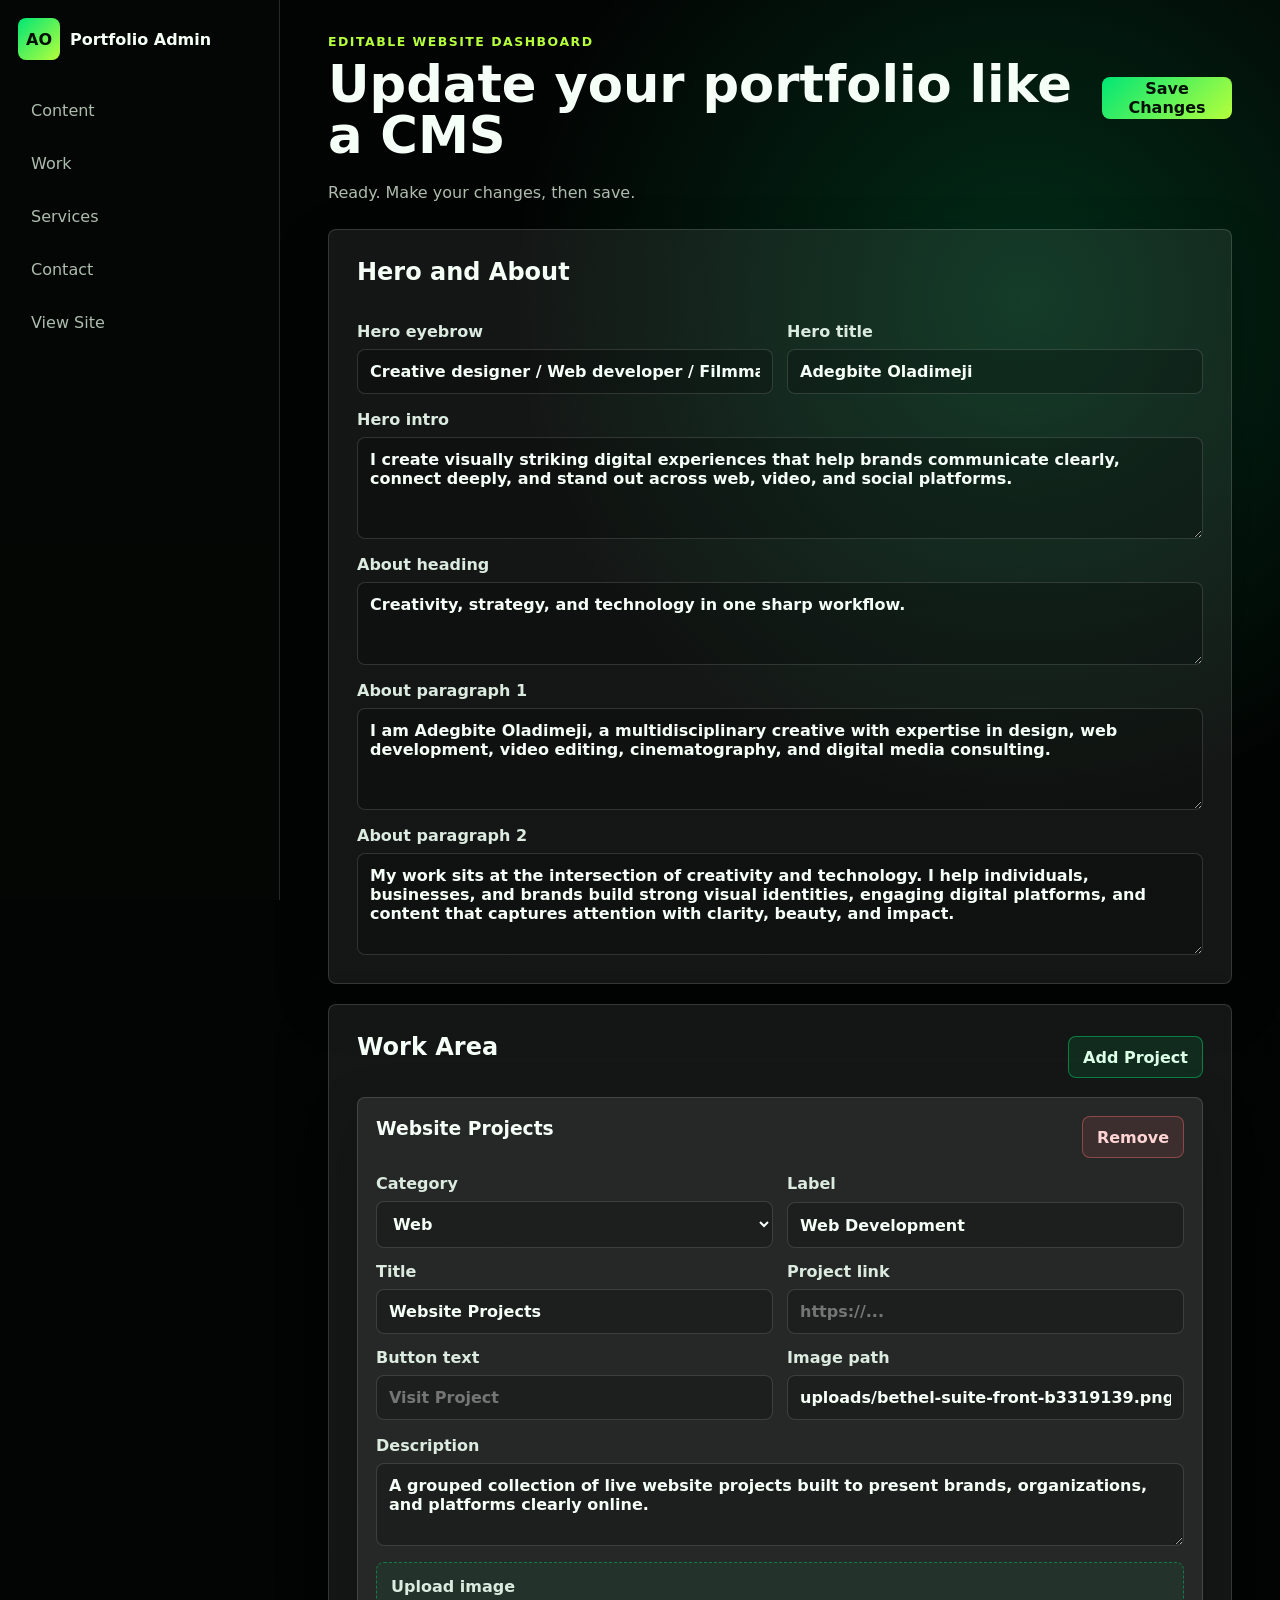
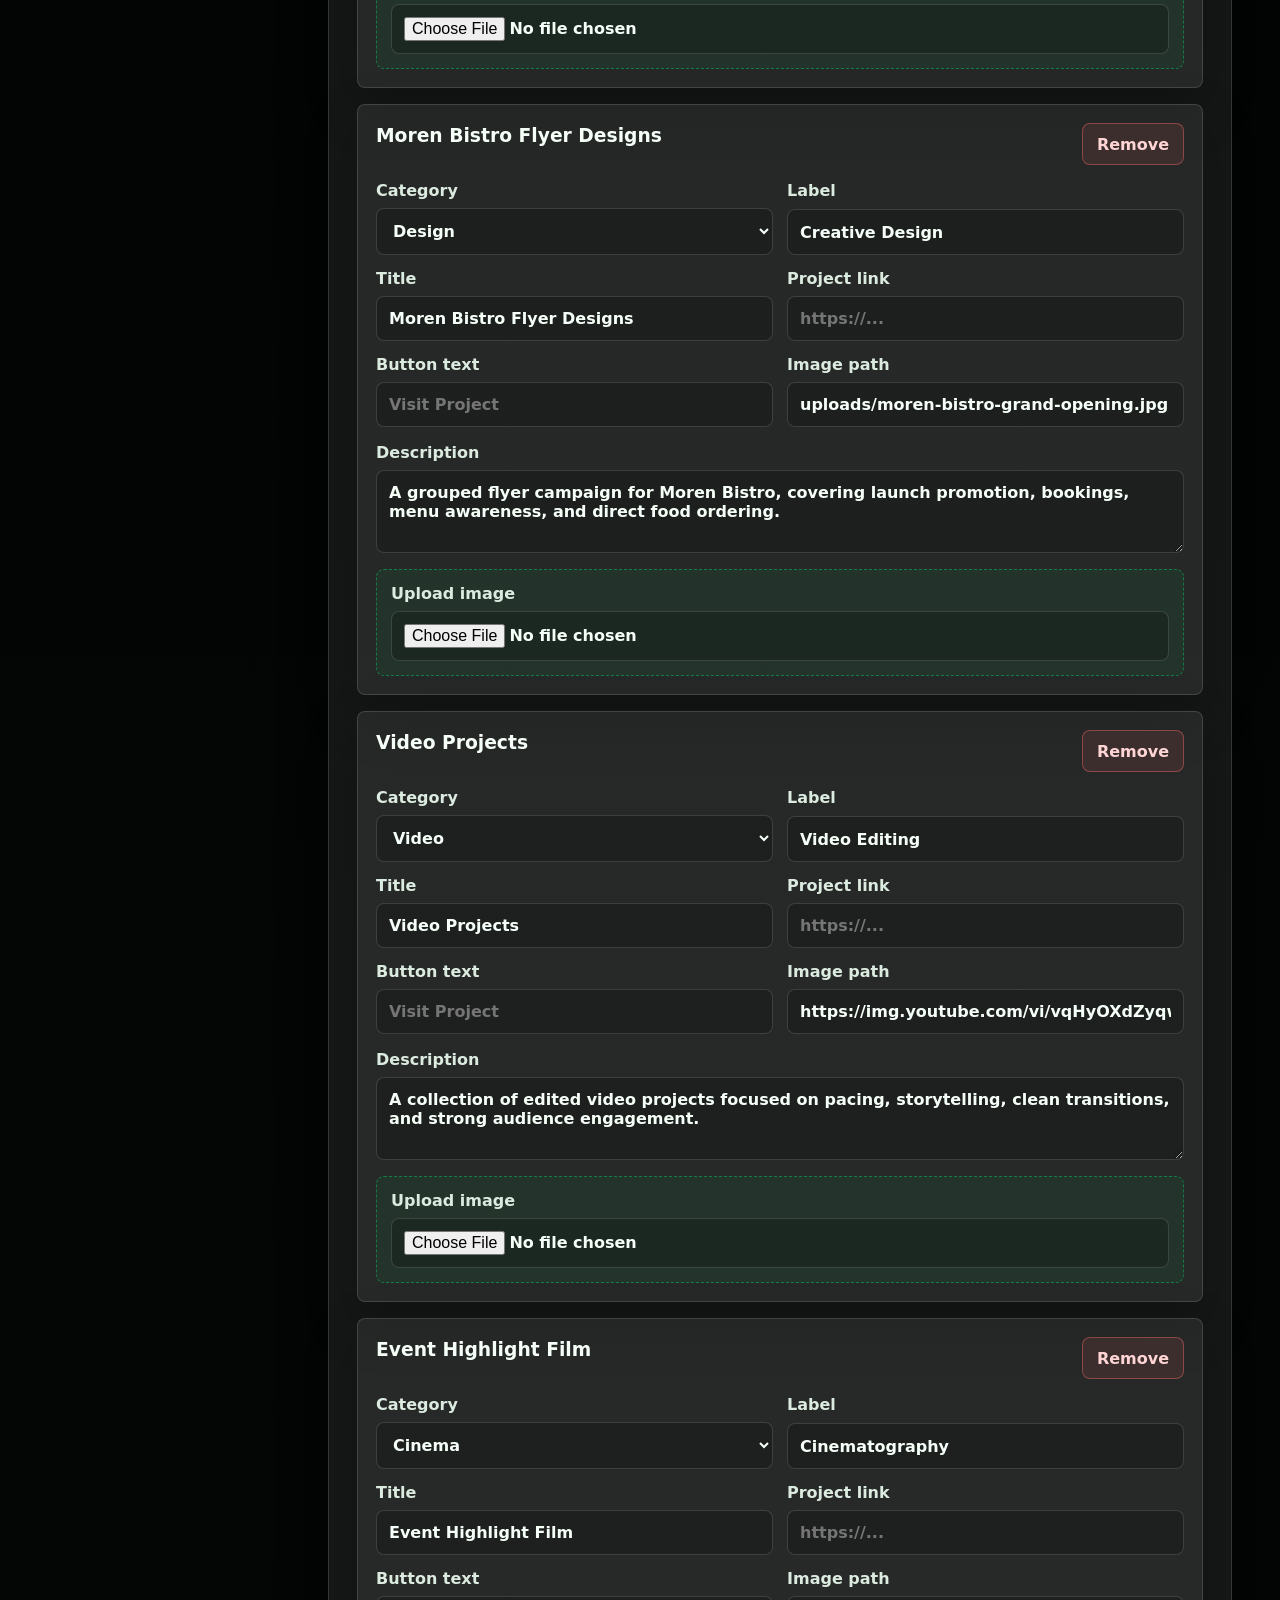
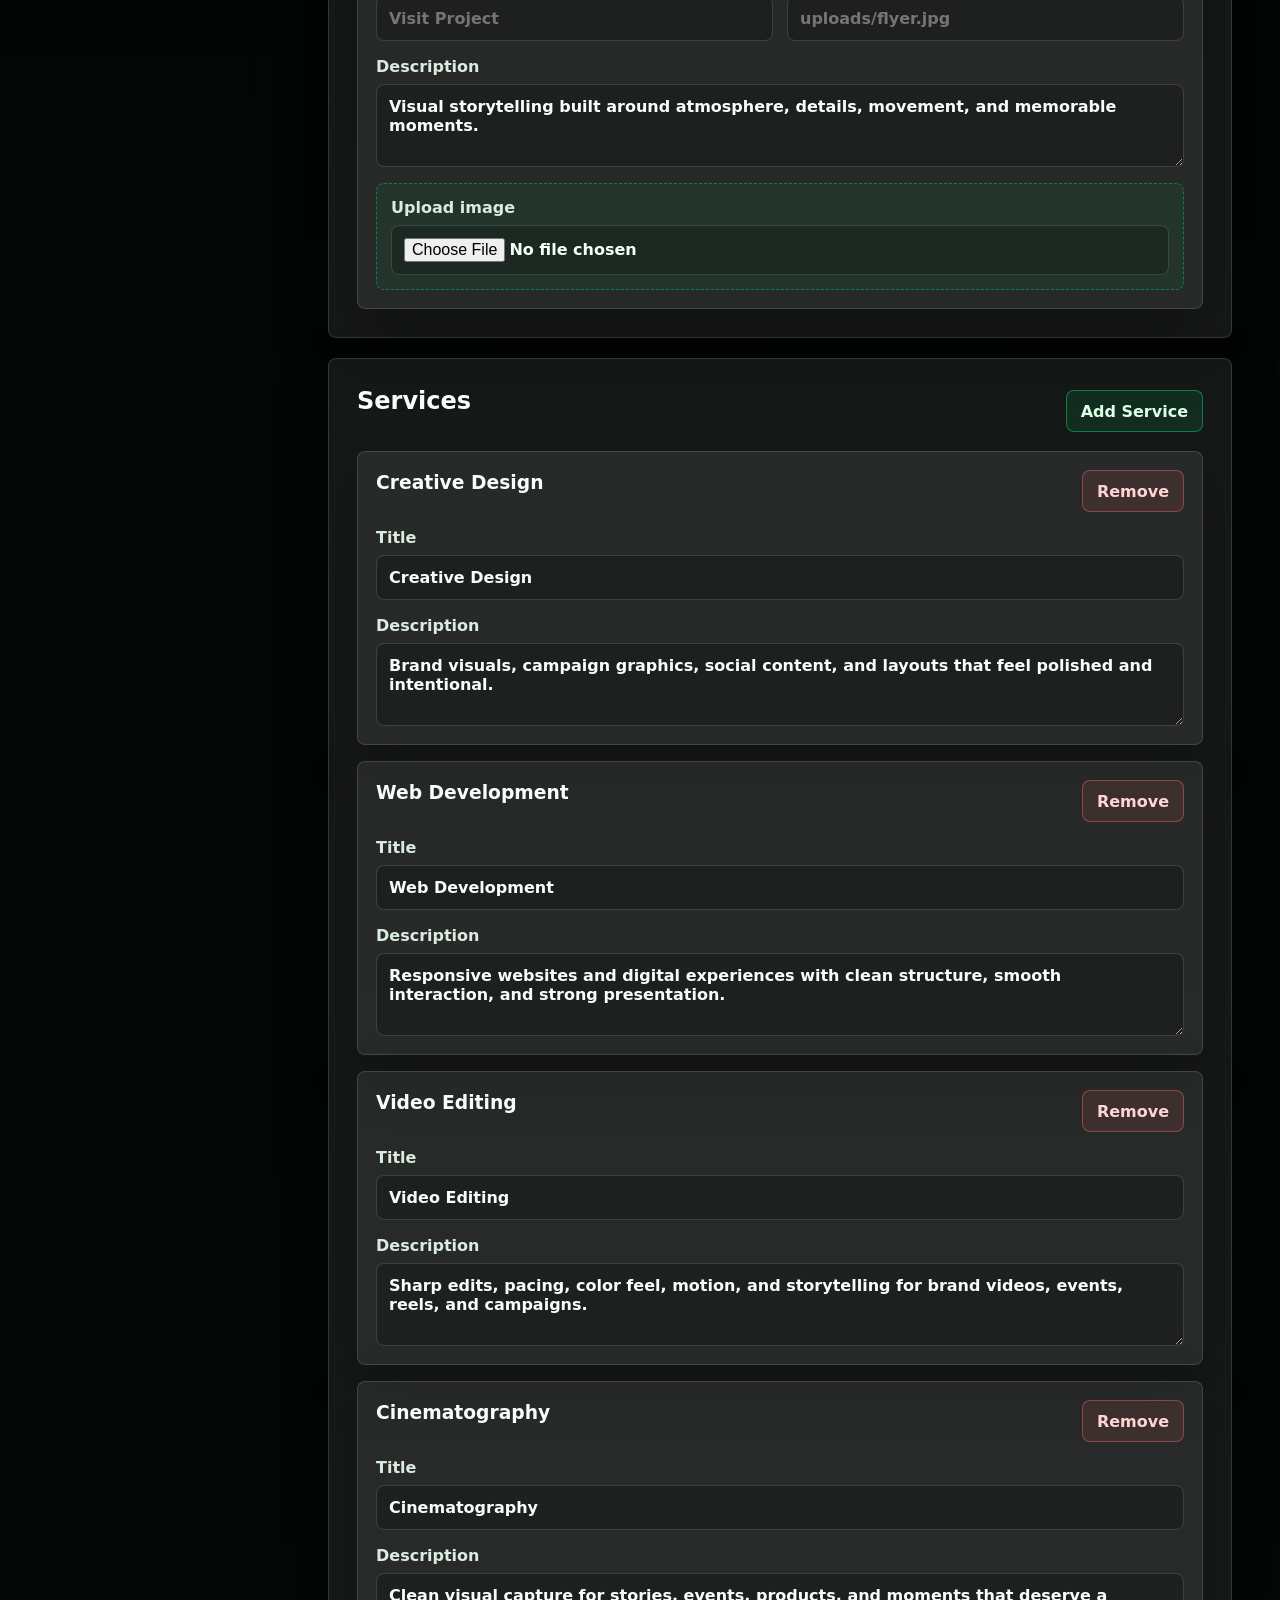
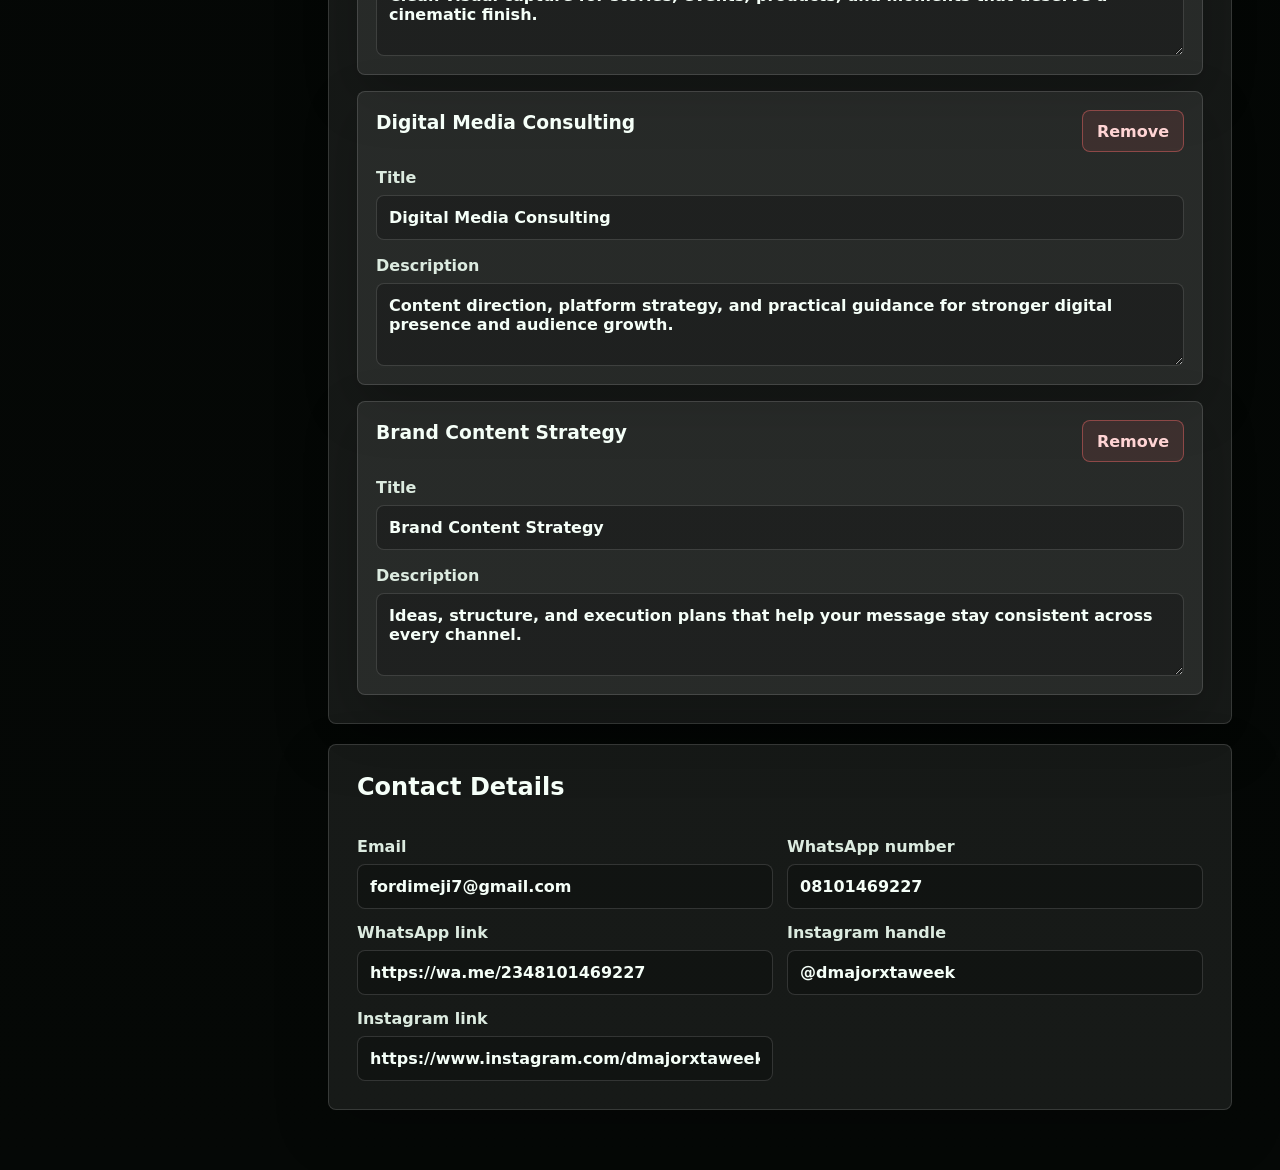
<file: adegbite-portfolio-website/admin.html>
<!doctype html>
<html lang="en">
  <head>
    <meta charset="UTF-8" />
    <meta name="viewport" content="width=device-width, initial-scale=1.0" />
    <title>Portfolio Admin | Adegbite Oladimeji</title>
    <link rel="stylesheet" href="admin.css" />
  </head>
  <body>
    <main class="admin-shell">
      <aside class="admin-sidebar">
        <a class="admin-brand" href="index.html">
          <span>AO</span>
          <strong>Portfolio Admin</strong>
        </a>
        <nav>
          <a href="#content">Content</a>
          <a href="#projects">Work</a>
          <a href="#services">Services</a>
          <a href="#contact">Contact</a>
          <a href="index.html">View Site</a>
        </nav>
      </aside>

      <section class="admin-main">
        <header class="admin-top">
          <div>
            <p class="eyebrow">Editable website dashboard</p>
            <h1>Update your portfolio like a CMS</h1>
          </div>
          <button class="save-button" type="button" data-save>Save Changes</button>
        </header>

        <p class="status" data-status>Loading website content...</p>

        <section class="panel" id="content">
          <h2>Hero and About</h2>
          <div class="field-grid">
            <label>
              Hero eyebrow
              <input data-path="hero.eyebrow" />
            </label>
            <label>
              Hero title
              <input data-path="hero.title" />
            </label>
          </div>
          <label>
            Hero intro
            <textarea rows="4" data-path="hero.lead"></textarea>
          </label>
          <label>
            About heading
            <textarea rows="3" data-path="about.heading"></textarea>
          </label>
          <label>
            About paragraph 1
            <textarea rows="4" data-path="about.paragraphs.0"></textarea>
          </label>
          <label>
            About paragraph 2
            <textarea rows="4" data-path="about.paragraphs.1"></textarea>
          </label>
        </section>

        <section class="panel" id="projects">
          <div class="panel-heading">
            <h2>Work Area</h2>
            <button class="ghost-button" type="button" data-add-project>Add Project</button>
          </div>
          <div class="project-list" data-projects></div>
        </section>

        <section class="panel" id="services">
          <div class="panel-heading">
            <h2>Services</h2>
            <button class="ghost-button" type="button" data-add-service>Add Service</button>
          </div>
          <div class="service-list" data-services></div>
        </section>

        <section class="panel" id="contact">
          <h2>Contact Details</h2>
          <div class="field-grid">
            <label>
              Email
              <input data-path="site.email" />
            </label>
            <label>
              WhatsApp number
              <input data-path="site.whatsapp" />
            </label>
            <label>
              WhatsApp link
              <input data-path="site.whatsappUrl" />
            </label>
            <label>
              Instagram handle
              <input data-path="site.instagram" />
            </label>
            <label>
              Instagram link
              <input data-path="site.instagramUrl" />
            </label>
          </div>
        </section>
      </section>
    </main>

    <template data-project-template>
      <article class="edit-card">
        <div class="edit-card-top">
          <h3>Project</h3>
          <button class="danger-button" type="button" data-remove-project>Remove</button>
        </div>
        <div class="field-grid">
          <label>
            Category
            <select data-field="category">
              <option value="web">Web</option>
              <option value="design">Design</option>
              <option value="video">Video</option>
              <option value="cinema">Cinema</option>
            </select>
          </label>
          <label>
            Label
            <input data-field="label" />
          </label>
          <label>
            Title
            <input data-field="title" />
          </label>
          <label>
            Project link
            <input data-field="link" placeholder="https://..." />
          </label>
          <label>
            Button text
            <input data-field="button" placeholder="Visit Project" />
          </label>
          <label>
            Image path
            <input data-field="image" placeholder="uploads/flyer.jpg" />
          </label>
        </div>
        <label>
          Description
          <textarea rows="3" data-field="description"></textarea>
        </label>
        <label class="upload-box">
          Upload image
          <input type="file" accept="image/*" data-upload-project />
        </label>
      </article>
    </template>

    <template data-service-template>
      <article class="edit-card">
        <div class="edit-card-top">
          <h3>Service</h3>
          <button class="danger-button" type="button" data-remove-service>Remove</button>
        </div>
        <label>
          Title
          <input data-field="title" />
        </label>
        <label>
          Description
          <textarea rows="3" data-field="description"></textarea>
        </label>
      </article>
    </template>

    <script src="admin.js"></script>
  </body>
</html>
</file>
<file: adegbite-portfolio-website/admin.css>
:root {
  --bg: #050806;
  --panel: rgba(255, 255, 255, 0.075);
  --panel-strong: rgba(255, 255, 255, 0.12);
  --text: #f5fff8;
  --muted: #aebcaf;
  --line: rgba(255, 255, 255, 0.14);
  --green: #00e676;
  --lime: #b6ff3b;
  --danger: #ff6b6b;
  --radius: 8px;
  font-family:
    Inter, ui-sans-serif, system-ui, -apple-system, BlinkMacSystemFont, "Segoe UI", sans-serif;
}

* {
  box-sizing: border-box;
}

body {
  margin: 0;
  min-width: 320px;
  background:
    radial-gradient(circle at 80% 5%, rgba(0, 230, 118, 0.18), transparent 32rem),
    linear-gradient(180deg, #020403, var(--bg));
  color: var(--text);
}

button,
input,
textarea,
select {
  font: inherit;
}

a {
  color: inherit;
  text-decoration: none;
}

.admin-shell {
  display: grid;
  min-height: 100svh;
  grid-template-columns: 280px minmax(0, 1fr);
}

.admin-sidebar {
  position: sticky;
  top: 0;
  height: 100svh;
  border-right: 1px solid var(--line);
  background: rgba(5, 8, 6, 0.78);
  padding: 18px;
}

.admin-brand {
  display: flex;
  align-items: center;
  gap: 10px;
  margin-bottom: 28px;
}

.admin-brand span {
  display: grid;
  width: 42px;
  height: 42px;
  place-items: center;
  border-radius: var(--radius);
  background: linear-gradient(135deg, var(--green), var(--lime));
  color: #041007;
  font-weight: 900;
}

.admin-sidebar nav {
  display: grid;
  gap: 8px;
}

.admin-sidebar nav a {
  border: 1px solid transparent;
  border-radius: var(--radius);
  color: var(--muted);
  padding: 12px;
}

.admin-sidebar nav a:hover {
  border-color: var(--line);
  color: var(--text);
  background: rgba(255, 255, 255, 0.06);
}

.admin-main {
  width: min(1120px, 100%);
  padding: 34px clamp(18px, 4vw, 48px) 60px;
}

.admin-top,
.panel-heading,
.edit-card-top {
  display: flex;
  align-items: center;
  justify-content: space-between;
  gap: 16px;
}

.eyebrow {
  margin: 0 0 10px;
  color: var(--lime);
  font-size: 0.78rem;
  font-weight: 800;
  letter-spacing: 0.12em;
  text-transform: uppercase;
}

h1,
h2,
h3,
p {
  margin-top: 0;
}

h1 {
  margin-bottom: 0;
  font-size: clamp(2rem, 4vw, 4rem);
  line-height: 1;
}

h2 {
  margin-bottom: 20px;
}

.status {
  min-height: 24px;
  margin: 22px 0;
  color: var(--muted);
}

.panel,
.edit-card {
  border: 1px solid var(--line);
  border-radius: var(--radius);
  background: var(--panel);
  box-shadow: 0 20px 54px rgba(0, 0, 0, 0.22);
}

.panel {
  display: grid;
  gap: 16px;
  margin-top: 20px;
  padding: clamp(18px, 3vw, 28px);
}

.project-list,
.service-list {
  display: grid;
  gap: 16px;
}

.edit-card {
  display: grid;
  gap: 16px;
  padding: 18px;
}

.field-grid {
  display: grid;
  gap: 14px;
  grid-template-columns: repeat(2, minmax(0, 1fr));
}

label {
  display: grid;
  gap: 8px;
  color: #dcebe0;
  font-weight: 700;
}

input,
textarea,
select {
  width: 100%;
  border: 1px solid var(--line);
  border-radius: var(--radius);
  background: rgba(0, 0, 0, 0.22);
  color: var(--text);
  outline: none;
  padding: 12px;
}

input:focus,
textarea:focus,
select:focus {
  border-color: rgba(0, 230, 118, 0.7);
}

.save-button,
.ghost-button,
.danger-button {
  min-height: 42px;
  border-radius: var(--radius);
  cursor: pointer;
  font-weight: 800;
  padding: 0 14px;
}

.save-button {
  border: 0;
  background: linear-gradient(135deg, var(--green), var(--lime));
  color: #041007;
}

.ghost-button {
  border: 1px solid rgba(0, 230, 118, 0.45);
  background: rgba(0, 230, 118, 0.1);
  color: #dcffe7;
}

.danger-button {
  border: 1px solid rgba(255, 107, 107, 0.42);
  background: rgba(255, 107, 107, 0.1);
  color: #ffd4d4;
}

.upload-box {
  border: 1px dashed rgba(0, 230, 118, 0.4);
  border-radius: var(--radius);
  background: rgba(0, 230, 118, 0.06);
  padding: 14px;
}

@media (max-width: 840px) {
  .admin-shell {
    grid-template-columns: 1fr;
  }

  .admin-sidebar {
    position: static;
    height: auto;
  }

  .admin-sidebar nav,
  .admin-top,
  .panel-heading {
    align-items: stretch;
    flex-direction: column;
  }

  .field-grid {
    grid-template-columns: 1fr;
  }
}
</file>
